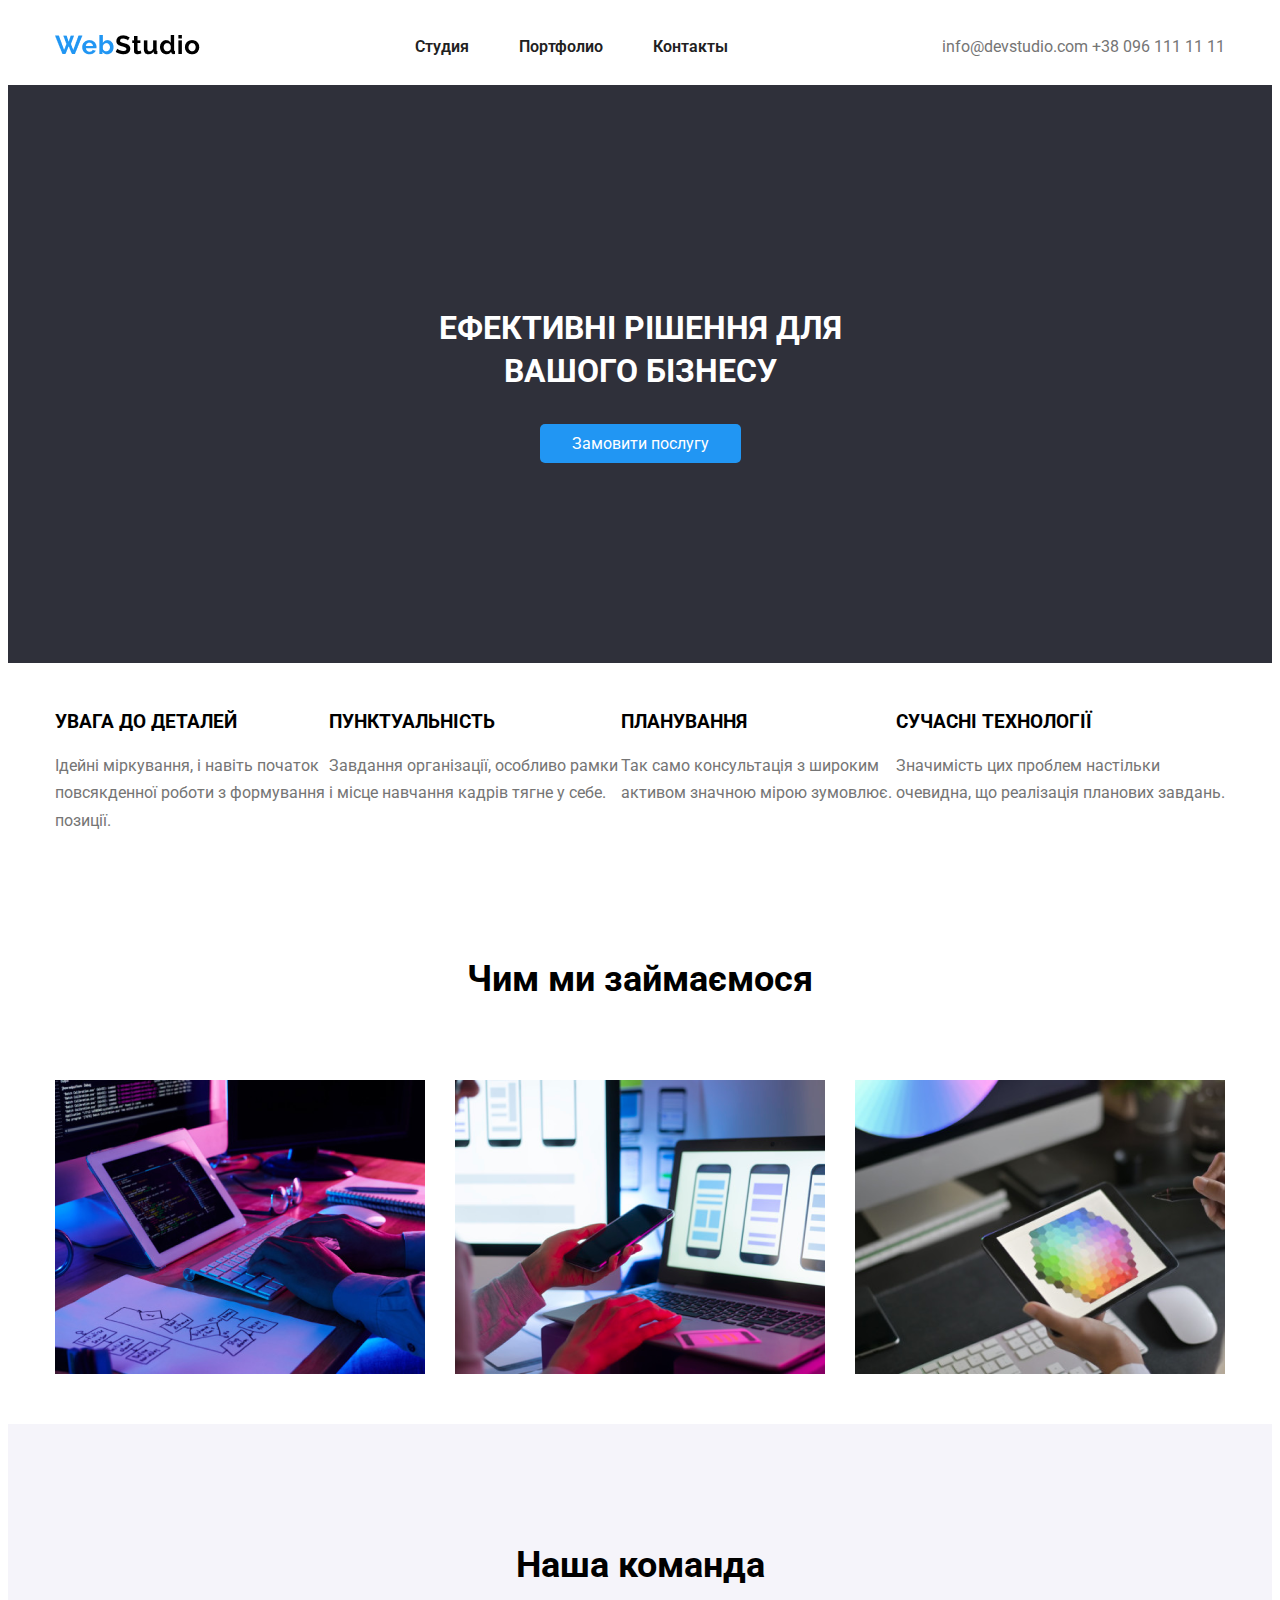
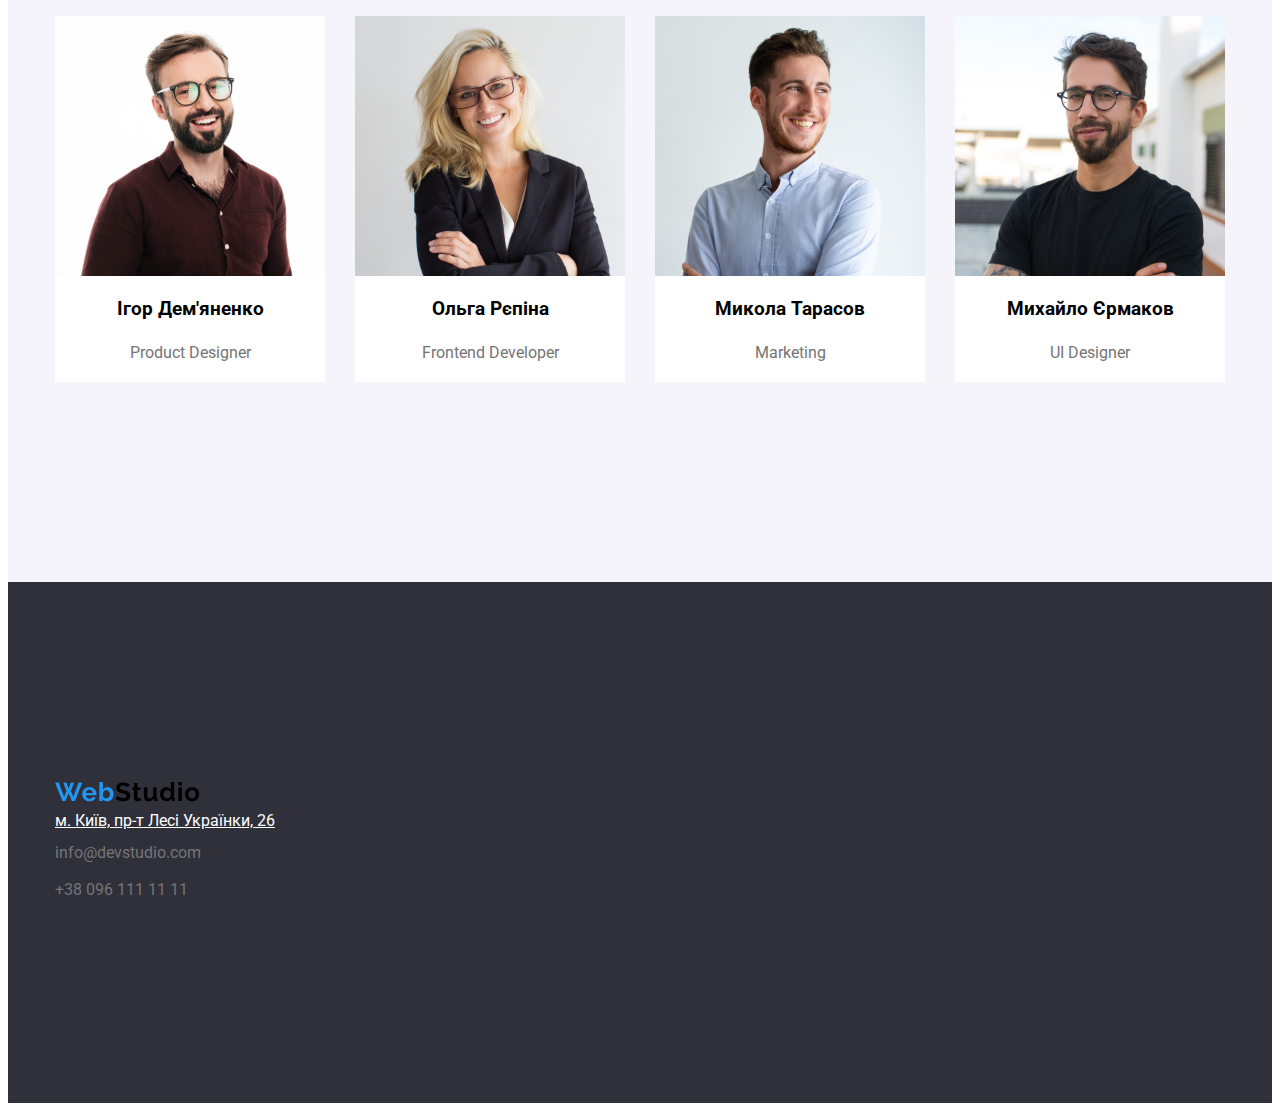
<file: index.html>
<!DOCTYPE html>
<html lang="en">

<head>
    <meta charset="UTF-8">
    <meta name="viewport" content="width=device-width, initial-scale=1.0">
    <title>Document</title>
    <link rel="preconnect" href="https://fonts.googleapis.com">
    <link rel="preconnect" href="https://fonts.gstatic.com" crossorigin>
    <link href="https://fonts.googleapis.com/css2?family=Roboto:ital,wght@0,100..900;1,100..900&display=swap"
        rel="stylesheet">
    <link rel="stylesheet" href="https://necolas.github.io/normalize.css/8.0.1/normalize.css">
    <link rel="stylesheet" href="style.css">

</head>

<body>
    <header class="header-1">
        <div class="container header-flex">
            <a class="logo" href=""><img src="img/WebStudio.png" alt=""></a>
            <nav class="header-nav">
                <a class="a-meni" href="#">Студия</a>
                <a class="a-meni" href="index2.html">Портфолио</a>
                <a class="a-meni" href="#">Контакты</a>
            </nav>
            <div class="header-nav-tel">

                <a class="tele" href="mailto:info@devstudio.com">info@devstudio.com</a>

                <a class="tele" href="tel">+38 096 111 11 11</a>
            </div>
        </div>
    </header>
    <main class="body-main">
        <section class="section-1">
            <div class="container section-1-flex">
                <h1 class="h1h1">Ефективні рішення для<br> вашого бізнесу</h1>
                <a class="a-1" href="#">Замовити послугу</a>
            </div>
        </section>
        <section class="main-section">
            <div class="container">
                <ul class="section-li">
                    <li class="li-section">
                        <h3 class="h33">УВАГА ДО ДЕТАЛЕЙ</h3>
                        <p class="yvaga">Ідейні міркування, і навіть початок<br> повсякденної роботи з формування<br>позиції.</p>
                    </li>
                    <li class="li-section">
                        <h3 class="h33">ПУНКТУАЛЬНІСТЬ</h3>
                        <p class="yvaga">Завдання організації, особливо рамки<br> і місце навчання кадрів тягне у себе.</p>
                    </li>
                    <li class="li-section">
                        <h3 class="h33">ПЛАНУВАННЯ</h3>
                        <p class="yvaga">Так само консультація з широким <br> активом значною мірою зумовлює.</p>
                    </li>
                    <li class="li-section">
                        <h3 class="h33">СУЧАСНІ ТЕХНОЛОГІЇ</h3>
                        <p class="yvaga">Значимість цих проблем настільки <br> очевидна, що реалізація планових завдань.
                        </p>
                    </li>
                </ul>
            </div>
        </section>
        <section class="main-section">
            <div class="container">
                <h2 class="h2ch">Чим ми займаємося</h2>
                <main class="section-chum">
                    <img class="chm" src="img/чим-займаемось1.png" alt="Чим ми займаємося">
                    <img class="chm" src="img/чим-ми-займаемось2.png" alt="Чим ми займаємося">
                    <img class="chm" src="img/чим-займаемось3.png" alt="Чим ми займаємося">
                </main>
            </div>
        </section>
        <section class="nash-main-section">
            <div class="container">
                <h2 class="h2ch">Наша команда</h2>
                <div class="section_flex">
                    <figure class="div-figure">
                        <img class="foto" src="img/img.jpg" alt="Наша команда">
                        <figcaption class="figure-figcaption">
                            <h3 class="h3h">Ігор Дем'яненко</h3>
                            <p class="yvaga1">Product Designer</p>
                        </figcaption>
                    </figure>
                    <figure class="div-figure">
                        <img class="foto" src="img/img(1).jpg" alt="Наша команда">
                        <figcaption class="figure-figcaption">
                            <h3 class="h3h">Ольга Рєпіна</h3>
                            <p class="yvaga1">Frontend Developer</p>
                        </figcaption>
                    </figure>
                    <figure class="div-figure">
                        <img class="foto" src="img/img(2).jpg" alt="Наша команда">
                        <figcaption class="figure-figcaption">
                            <h3 class="h3h">Микола Тарасов</h3>
                            <p class="yvaga1">Marketing</p>
                        </figcaption>
                    </figure>
                    <figure class="div-figure">
                        <img class="foto" src="img/img(3).jpg" alt="Наша команда">
                        <figcaption class="figure-figcaption">
                            <h3 class="h3h">Михайло Єрмаков</h3>
                            <p class="yvaga1">UI Designer</p>
                        </figcaption>
                    </figure>
                </div>
            </div>
        </section>
    </main>
    <footer class="footer">
        <div class="container footer-flex">
            <img src="img/WebStudio.png" alt="WebStudio">
            <a class="tele2" href="https://maps.app.goo.gl/XyCx9bMGKZsvavVq7">м. Київ, пр-т Лесі Українки, 26</a>
            <a class="tele" href="mailto:info@devstudio.com">info@devstudio.com</a>
            <a class="tele" href="tel">+38 096 111 11 11</a>
        </div>
    </footer>



</body>

</html>
</file>
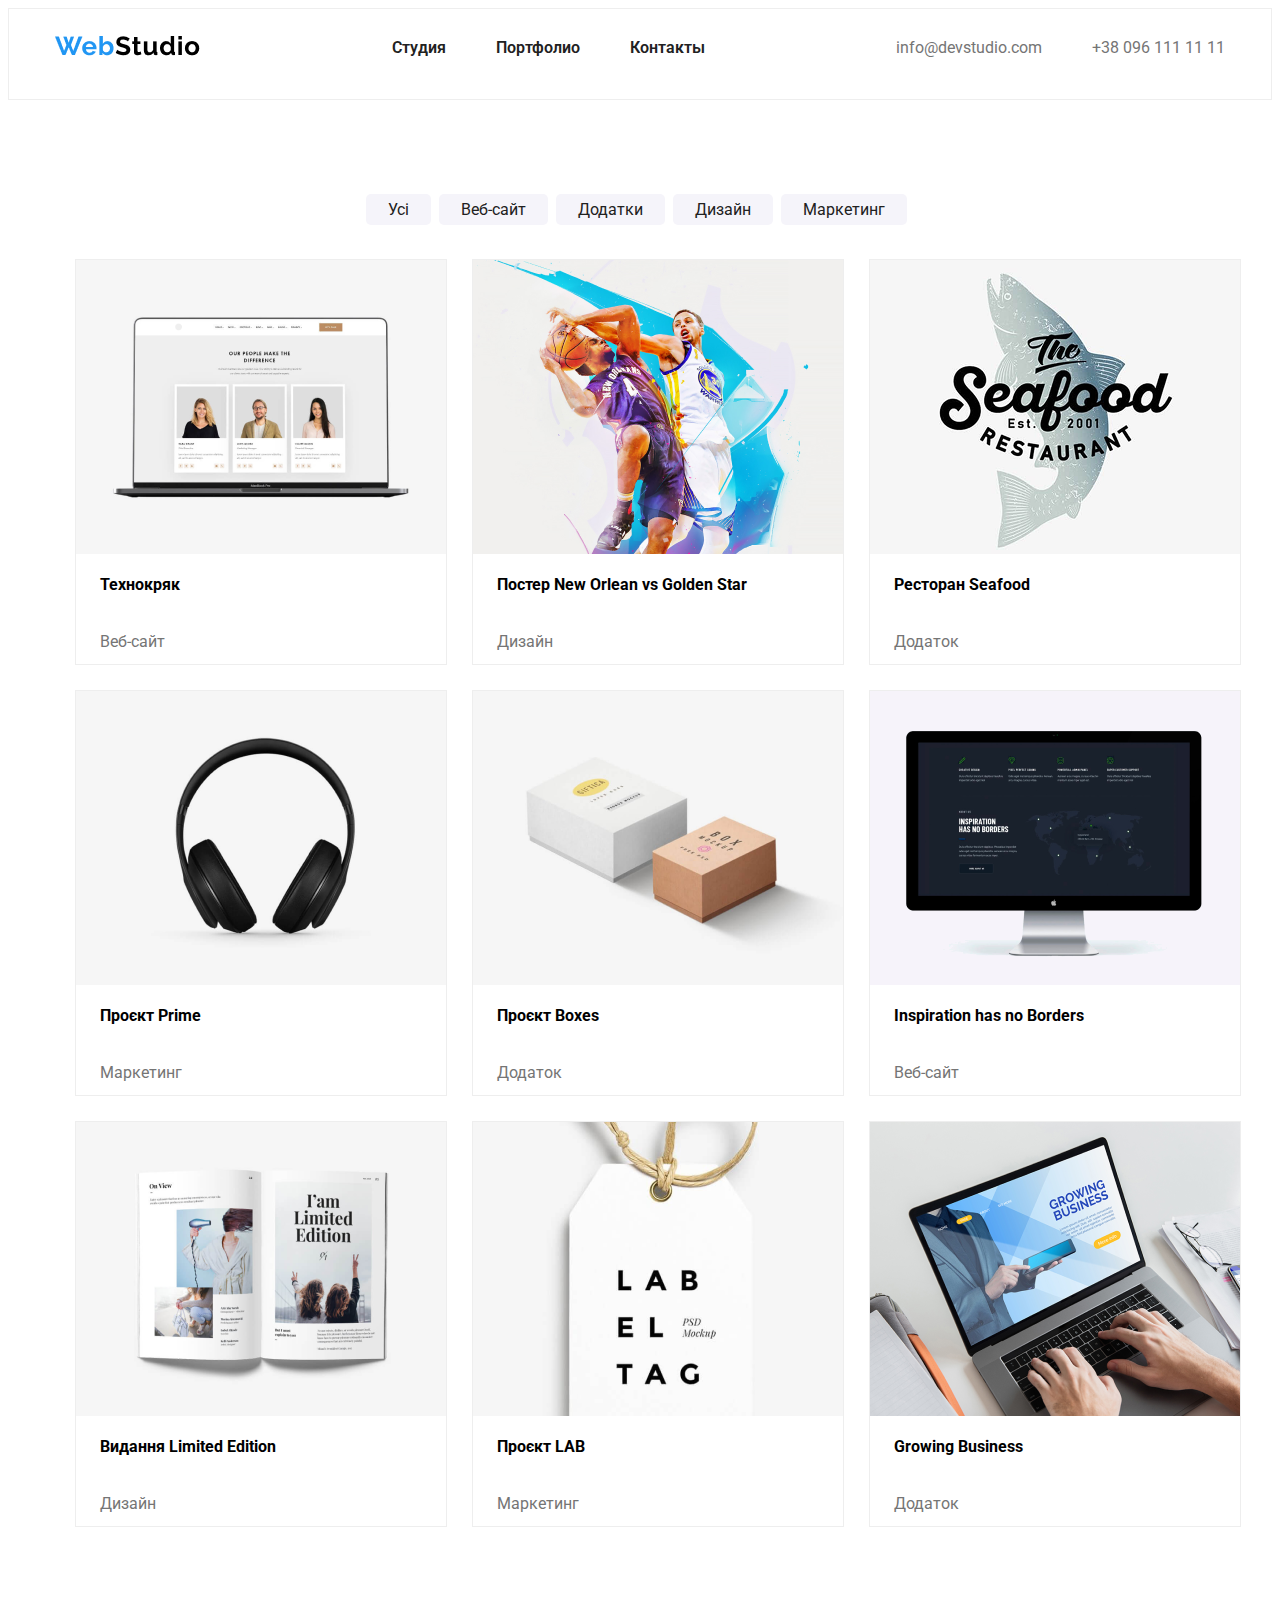
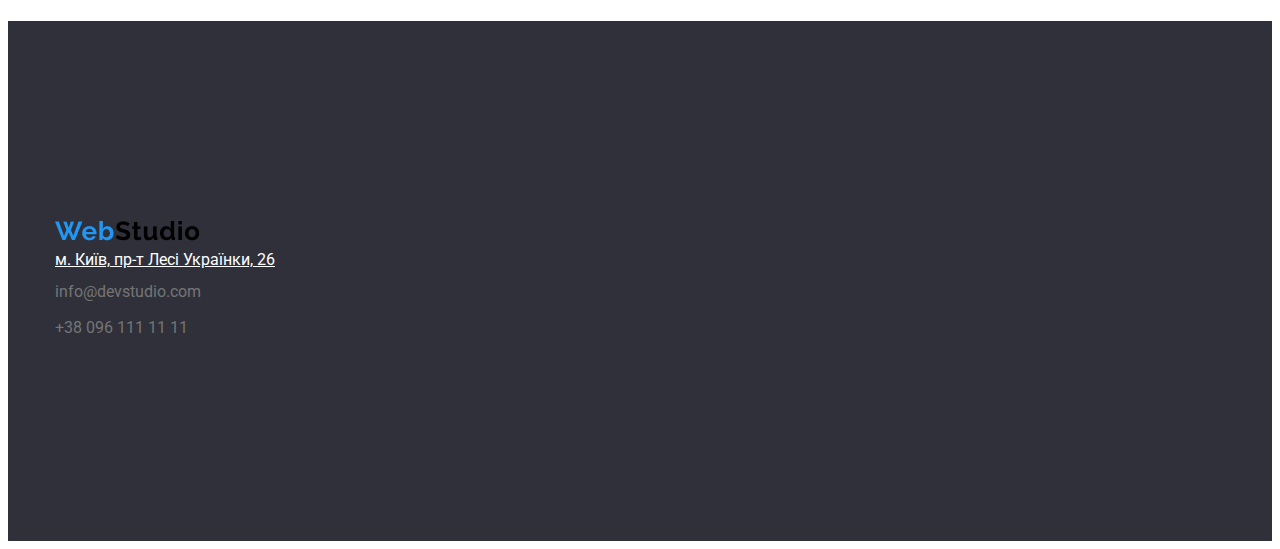
<file: index2.html>
<!DOCTYPE html>
<html lang="en">
<head>
    <meta charset="UTF-8">
    <meta name="viewport" content="width=device-width, initial-scale=1.0">
    <title>Document</title>
    <link rel="preconnect" href="https://fonts.googleapis.com">
<link rel="preconnect" href="https://fonts.gstatic.com" crossorigin>
<link href="https://fonts.googleapis.com/css2?family=Roboto:ital,wght@0,100..900;1,100..900&display=swap" rel="stylesheet">
    <link rel="stylesheet" href="https://necolas.github.io/normalize.css/8.0.1/normalize.css">
<link rel="stylesheet" href="style.css">
</head>
<body>
    
    
       <header class="header-2"> 
        <div class="container header-flex2">
        <a href=""><img src="img/WebStudio.png" alt=""></a>
        <nav class="header-nav">
            <a class="a-meni" href="index.html">Студия</a>
            <a class="a-meni" href="index2.html">Портфолио</a>
            <a class="a-meni" href="#">Контакты</a>
        </nav>
        <div class="header-nav">
            <a class="tele" href="mailto:info@devstudio.com">info@devstudio.com</a>

            <a class="tele" href="tel">+38 096 111 11 11</a>
        </div>
    </div>
    </header>


    <nav class="body-nav">
        <div class="container nav-div">
        <a class="navi" href="">Усі</a>
        <a class="navi" href="">Веб-сайт</a>
        <a class="navi" href="">Додатки</a>
        <a class="navi" href="">Дизайн</a>
        <a class="navi" href="">Маркетинг</a>
    </div>
    </nav>

<ul class="body-ul">
    <div class="container div-tehno">
    <li class="ul-li2">
        <img src="img/img.png" alt=""">
        <h4 class="nazvah4">Технокряк</h4>
        <p class="yvaga2">Веб-сайт</p>
    </li>
    <li class="ul-li2">
        <img src="img/img(1).png" alt="">
        <h4 class="nazvah4">Постер New Orlean vs Golden Star</h4>
        <p class="yvaga2">Дизайн</p>
    </li>
    <li class="ul-li2">
        <img src="img/img_koras.png" alt="">
        <h4 class="nazvah4">Ресторан Seafood</h4>
        <p class="yvaga2">Додаток</p>
    </li>
    <li class="ul-li2">
        <img src="img/img(3).png" alt="">
        <h4 class="nazvah4">Проєкт Prime</h4>
        <p class="yvaga2">Маркетинг</p>
    </li>
    <li class="ul-li2">
        <img src="img/img(4).png" alt="">
        <h4 class="nazvah4">Проєкт Boxes</h4>
        <p class="yvaga2">Додаток</p>
    </li>
    <li class="ul-li2">
        <img src="img/img(5).png" alt="">
        <h4 class="nazvah4">Inspiration has no Borders</h4>
        <p class="yvaga2">Веб-сайт</p>
    </li>
    <li class="ul-li2">
        <img src="img/img(6).png" alt="">
        <h4 class="nazvah4">Видання Limited Edition</h4>
        <p class="yvaga2">Дизайн</p>
    </li>
    <li class="ul-li2">
        <img src="img/img(7).png" alt="">
        <h4 class="nazvah4">Проєкт LAB</h4>
        <p class="yvaga2">Маркетинг</p>
    </li>
    <li class="ul-li2">
        <img src="img/img(8).png" alt="">
        <h4 class="nazvah4">Growing Business</h4>
        <p class="yvaga2">Додаток</p>
    </li>
</div>
</ul>
<footer class="section-1">
    <div class="container footer-flex">
    <img src="img/WebStudio.png" alt="WebStudio">
    <a class="miste" href="https://maps.app.goo.gl/XyCx9bMGKZsvavVq7">м. Київ, пр-т Лесі Українки, 26</a>
    <a class="tele" href="mailto:info@devstudio.com">info@devstudio.com</a>
    <a class="tele" href="tel">+38 096 111 11 11</a>
</div>
        </footer>
</body>
</html>
</file>
<file: style.css>
.section-1 {
    font-size: 16px;
    background: #2F303A ;
padding-bottom: 200px;
padding-top: 200px;

}

.footer {
    font-size: 16px;
    background: #2F303A ;
padding-bottom: 200px;
padding-top: 200px;

}

.h1h1 {
    color: #FFFFFF;
line-height: 1.36;
margin-bottom: 30px;
text-transform: uppercase;
text-align: center;


}

.container {
    width: 1170px;
    padding: 0 15px;
    margin: 0 auto;
}
.a-1 {
    background: #2196F3;
    color: #FFFFFF;
    text-decoration: none;
    border-radius: 5px;
    padding: 10px 32px;
    
}
.section-1-flex {
    display: flex;
    justify-content: center;
    align-items: center;
    flex-direction: column;
}

.a-meni {
    color: #212121;
    font-weight: 600;
    text-decoration: none;

}

.header-flex {
    display: flex;
    justify-content: space-between;
    align-items: center;
    
}
.header-flex2 {
    display: flex;
    justify-content: space-between;
    align-items: center;
    border: #ECECEC;
}

.tele {
    color: #757575;
    text-decoration: none;
    line-height: 1.7;

}

.miste {
    color: #FFFFFF;
}

.tele-niz {
    color: #FFFFFF;
}

p {
    color: #757575;
}

.chm {
    width: 370px;
    margin-top: 50px;
}

.foto {
    width: 270px;
    
   
}

.section_flex {
    display: flex;
    justify-content: space-between;
}

.header-1 {
    font-size: medium;
    padding: 25px;
}
.header-2 {
    font-size: medium;
    padding: 25px;
    margin-bottom: 94px;
    border: 1px solid #EEEEEE;
    display: flex;
    height: 40px;
    flex-direction: column;
}

.h33 {

    font-weight: bold;
}

.navi {
    text-decoration: none;
}


.yvaga {
    font-weight: 400;
line-height: 1.71;
margin-bottom: 94px;

}

.nazvah4 {
    font-weight: 700;

}
.section-chum{
    display: flex;
    justify-content: space-between;
}
.h2ch {
    font-size: 36px;
    font-weight: 700;
display: flex;
justify-content: center;
}

body {
    font-family: 'Roboto', sans-serif;
}
.yvaga1 {
    line-height: 1.71;
}

.a-meni:hover {
    color: #2196F3
}
.section-li {
    display: flex;
    list-style: none;
    padding: 0;
    justify-content: space-between;
    margin-top: 30px;
}

.nash-main-section {
    background: #F5F4FA;
    margin-top: 50px;
    padding-bottom: 200px;
padding-top: 90px;

  
}
.figure-figcaption {
   text-align: center;

}

.header-nav {
    gap: 50px;
    display: flex;
}
.div-figure {
    margin: 0;
    background-color: white;
}
.footer-flex {
    display: flex;
    flex-direction: column;
    align-items: flex-start;
    flex-direction: column;
    gap: 9px;

}
.tele2 {
    color: #FFFFFF;
}

.nav-div {
    display: flex;
    justify-content: center;
    margin-bottom: 34px;
    
}
.navi {
    background: #F5F4FA;
    color: #212121;
    text-decoration: none;
    border-radius: 5px;
    padding: 6px 22px;
    margin-right: 8px;
    
}
.navi:hover {
    background: #2196F3;
    color: #FFFFFF;
    text-decoration: none;
    border-radius: 5px;
    padding: 6px 22px;
}
.ul-li2 {
    border: 1px solid #EEEEEE;
    display: flex;
    flex-direction: column;
    height: 404px;
    
}

.body-ul {
    list-style: none;
    margin-bottom: 94px;
    
}
.div-tehno {
    display: flex;
    flex-wrap: wrap;
    gap: 25px;
    
}

.div-tehno img {
    width: 370px;
    height: 294px;
}
.tele:hover {
    background:#FFFFFF ;
    color: #2196F3;
    text-decoration: none;
}
.nazvah4 {
    padding-left: 24px;
}
.yvaga2 {
    padding-left: 24px;
}
</file>
